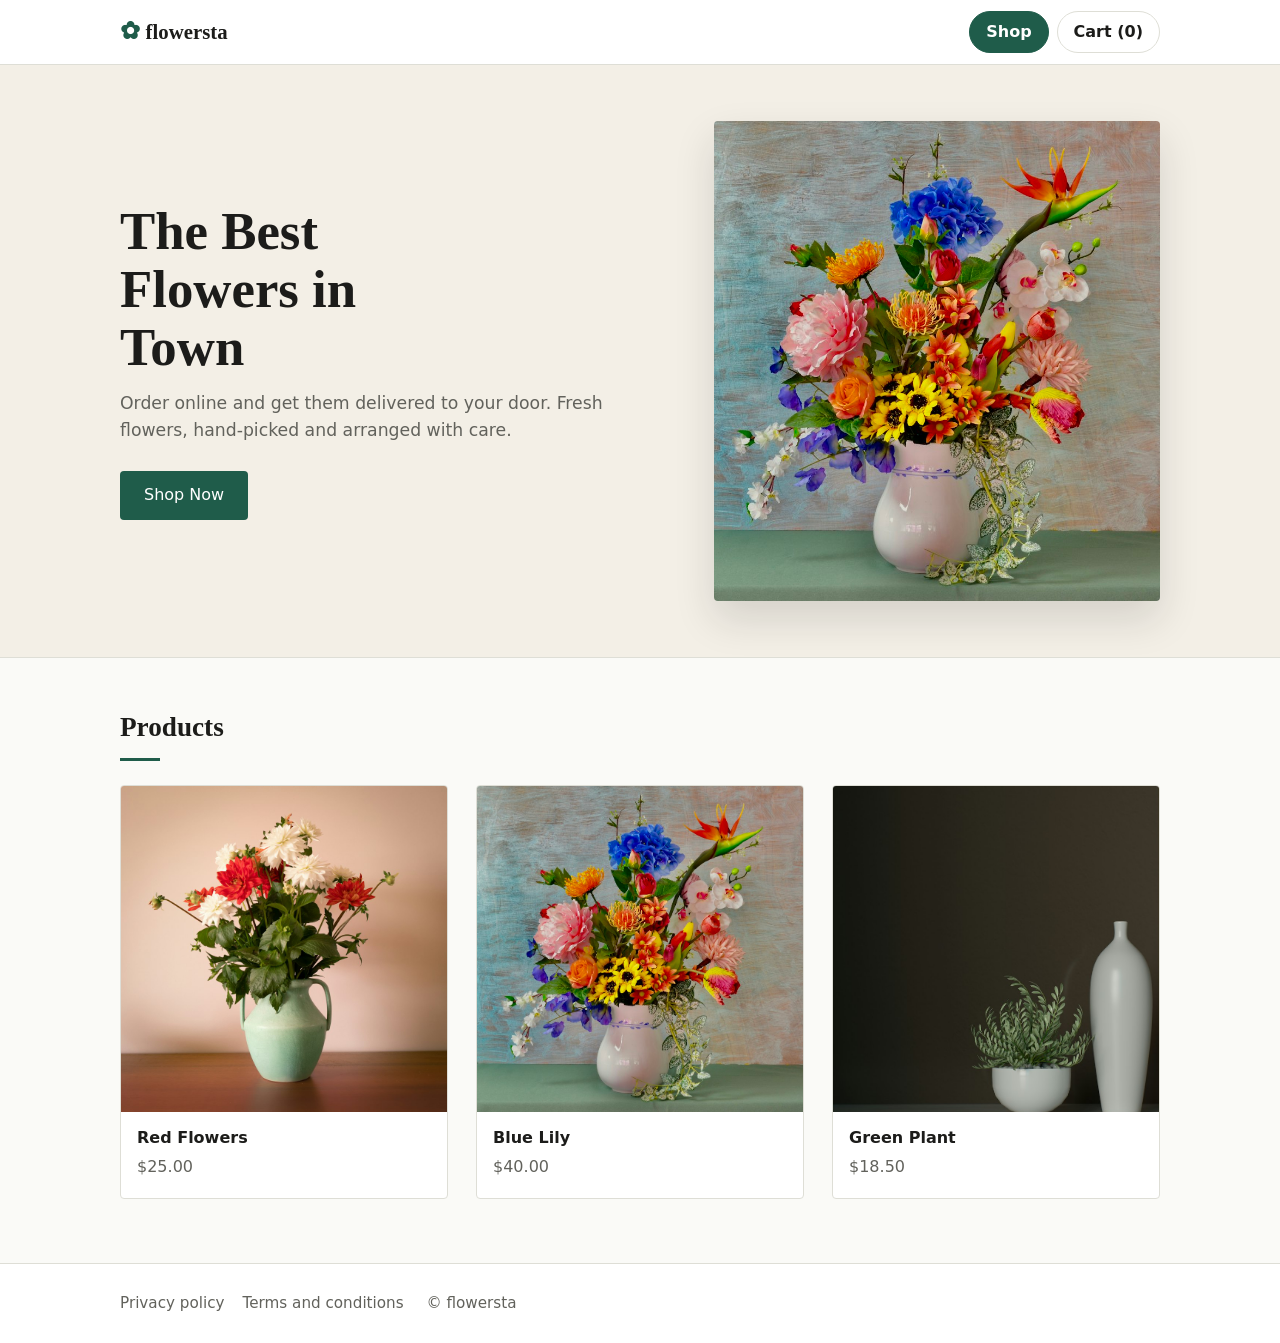
<file: index.html>
<!doctype html>
<html lang="en">
  <head>
    <meta charset="utf-8" />
    <meta name="viewport" content="width=device-width, initial-scale=1" />
    <title>Flowersta | Shop</title>
    <meta
      name="description"
      content="TODO: Selling the best flowers in town."
    />
    <link rel="icon" href="favicon.svg" type="image/svg+xml" />
    <link rel="stylesheet" href="styles.css" />
  </head>
  <body>
    <header class="site">
      <div class="wrap">
        <a class="brand" href="index.html" data-store-name>Flowersta</a>
        <nav>
          <a href="index.html">Shop</a>
          <a href="cart.html">Cart (<span id="cart-count">0</span>)</a>
        </nav>
      </div>
    </header>

    <main>
      <section class="hero">
        <div class="wrap hero-grid">
          <div class="hero-copy">
            <h1>The Best Flowers in Town</h1>
            <p>
              Order online and get them delivered to your door. Fresh flowers,
              hand-picked and arranged with care.
            </p>
            <a class="btn" href="#catalog">Shop Now</a>
          </div>
          <img
            class="hero-img fade"
            src="images/Blue-Lily.jpg"
            alt="Bouquet of blue lilies wrapped in navy paper"
          />
        </div>
      </section>

      <div class="wrap">
        <h2 class="section" id="shop">Products</h2>
        <div class="grid" id="catalog"></div>
      </div>
    </main>

    <footer class="site">
      <div class="wrap">
        <a href="privacy.html">Privacy policy</a
        ><a href="terms.html">Terms and conditions</a>
        <span>&copy; <span data-store-name>Flowersta</span></span>
      </div>
    </footer>

    <script src="products.js"></script>
    <script src="app.js"></script>
  </body>
</html>
</file>
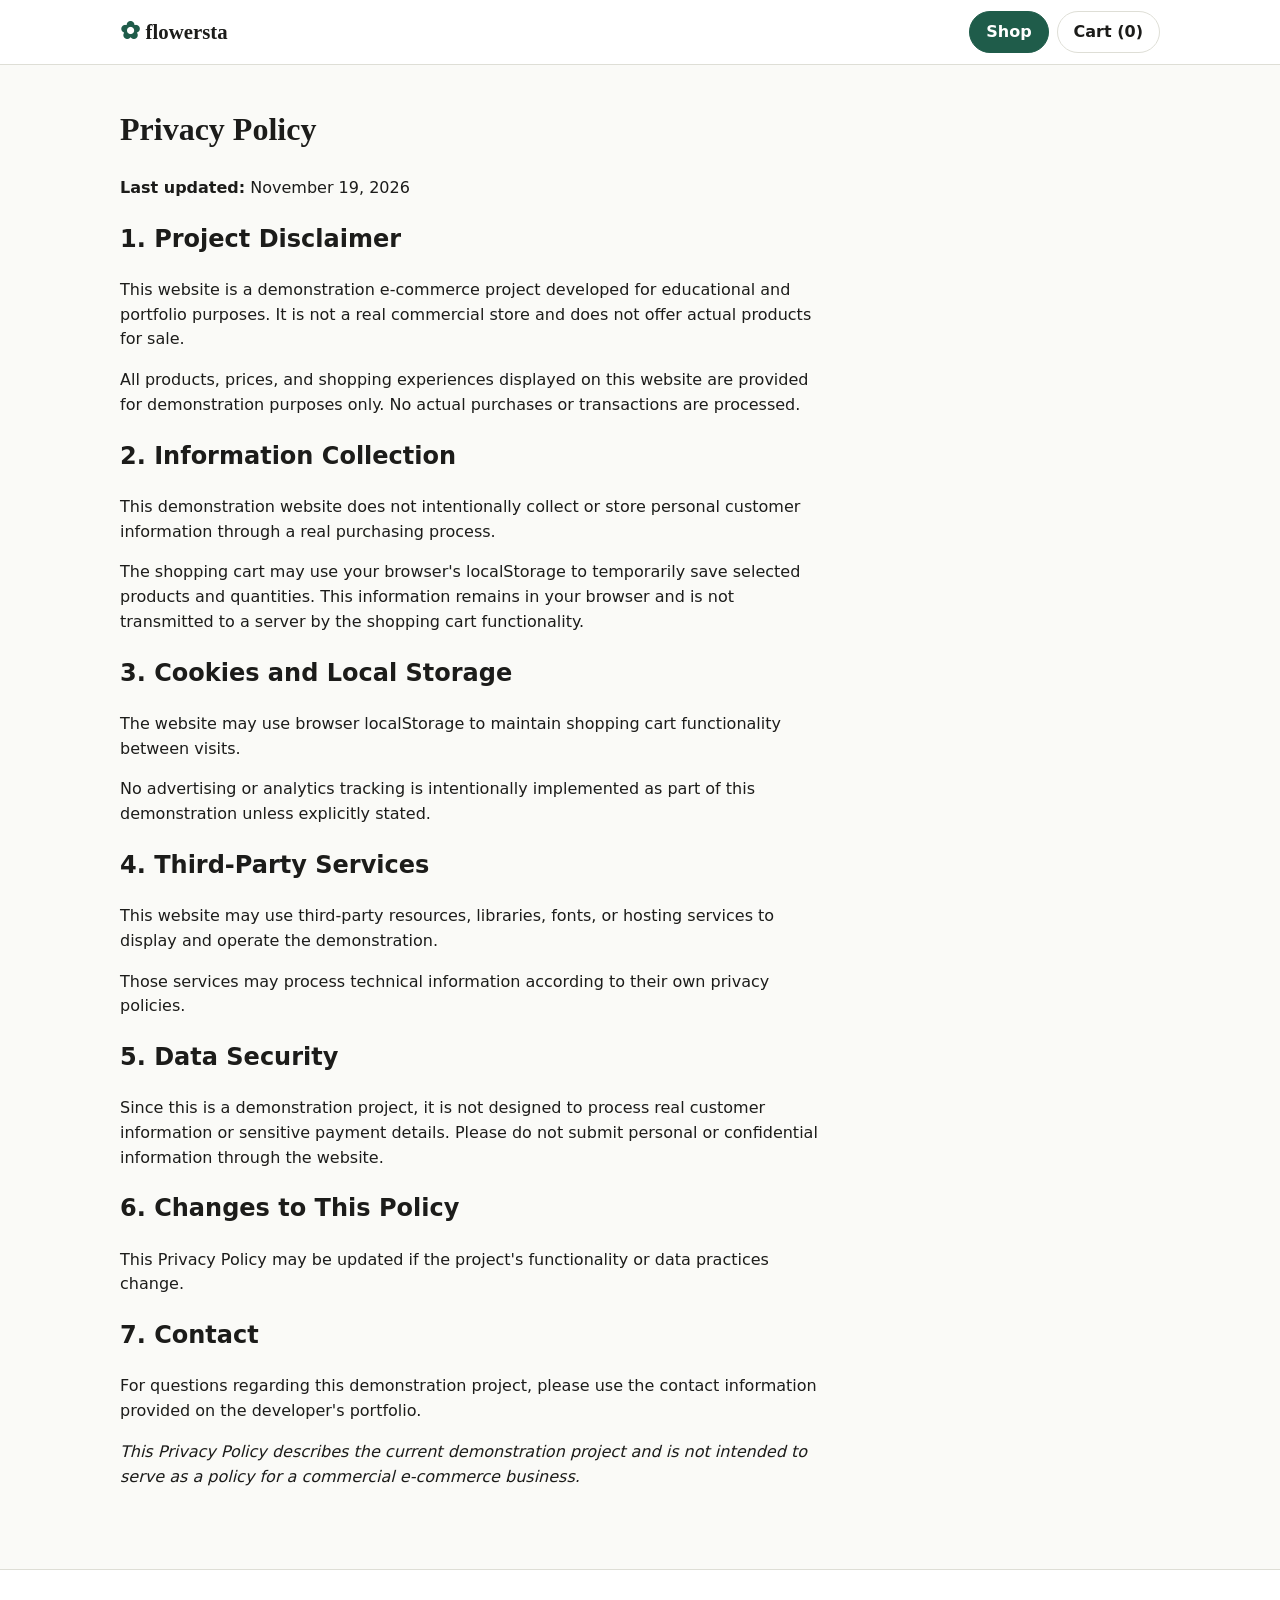
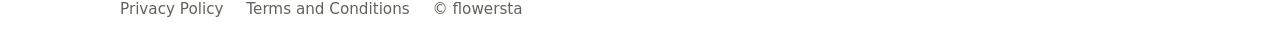
<file: privacy.html>
<!doctype html>
<html lang="en">
  <head>
    <meta charset="utf-8" />
    <meta name="viewport" content="width=device-width, initial-scale=1" />
    <title>Privacy Policy | Demo Store</title>
    <link rel="icon" href="favicon.svg" type="image/svg+xml" />
    <link rel="stylesheet" href="styles.css" />
  </head>
  <body>
    <header class="site">
      <div class="wrap">
        <a class="brand" href="index.html" data-store-name>Store Name</a>
        <nav>
          <a href="index.html">Shop</a>
          <a href="cart.html">Cart (<span id="cart-count">0</span>)</a>
        </nav>
      </div>
    </header>

    <main class="wrap">
      <div class="legal">
        <h1>Privacy Policy</h1>
        <p><strong>Last updated:</strong> November 19, 2026</p>

        <h2>1. Project Disclaimer</h2>
        <p>
          This website is a demonstration e-commerce project developed for
          educational and portfolio purposes. It is not a real commercial store
          and does not offer actual products for sale.
        </p>

        <p>
          All products, prices, and shopping experiences displayed on this
          website are provided for demonstration purposes only. No actual
          purchases or transactions are processed.
        </p>

        <h2>2. Information Collection</h2>
        <p>
          This demonstration website does not intentionally collect or store
          personal customer information through a real purchasing process.
        </p>

        <p>
          The shopping cart may use your browser's localStorage to temporarily
          save selected products and quantities. This information remains in
          your browser and is not transmitted to a server by the shopping cart
          functionality.
        </p>

        <h2>3. Cookies and Local Storage</h2>
        <p>
          The website may use browser localStorage to maintain shopping cart
          functionality between visits.
        </p>

        <p>
          No advertising or analytics tracking is intentionally implemented as
          part of this demonstration unless explicitly stated.
        </p>

        <h2>4. Third-Party Services</h2>
        <p>
          This website may use third-party resources, libraries, fonts, or
          hosting services to display and operate the demonstration.
        </p>

        <p>
          Those services may process technical information according to their
          own privacy policies.
        </p>

        <h2>5. Data Security</h2>
        <p>
          Since this is a demonstration project, it is not designed to process
          real customer information or sensitive payment details. Please do not
          submit personal or confidential information through the website.
        </p>

        <h2>6. Changes to This Policy</h2>
        <p>
          This Privacy Policy may be updated if the project's functionality or
          data practices change.
        </p>

        <h2>7. Contact</h2>
        <p>
          For questions regarding this demonstration project, please use the
          contact information provided on the developer's portfolio.
        </p>

        <p>
          <em>
            This Privacy Policy describes the current demonstration project and
            is not intended to serve as a policy for a commercial e-commerce
            business.
          </em>
        </p>
      </div>
    </main>

    <footer class="site">
      <div class="wrap">
        <a href="privacy.html">Privacy Policy</a>
        <a href="terms.html">Terms and Conditions</a>
        <span>&copy; <span data-store-name>Store Name</span></span>
      </div>
    </footer>

    <script src="products.js"></script>
    <script src="app.js"></script>
  </body>
</html>
</file>
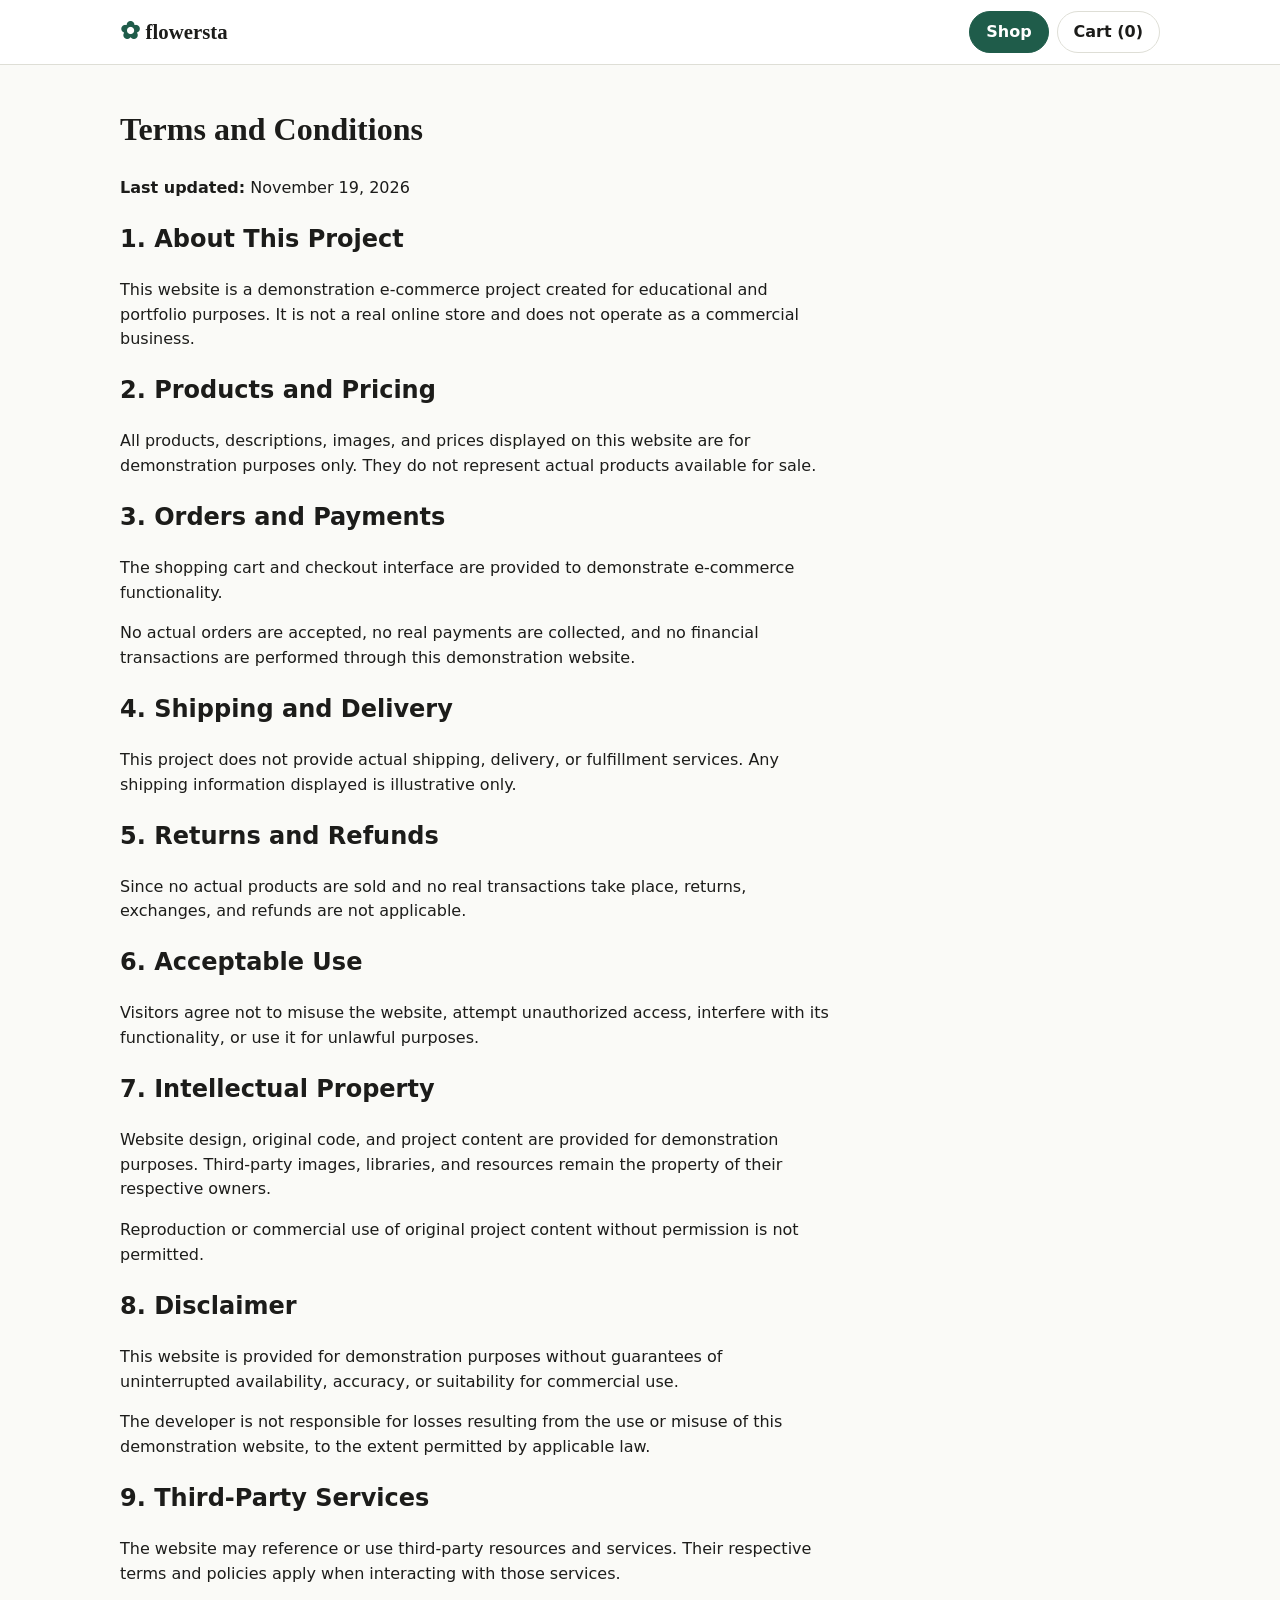
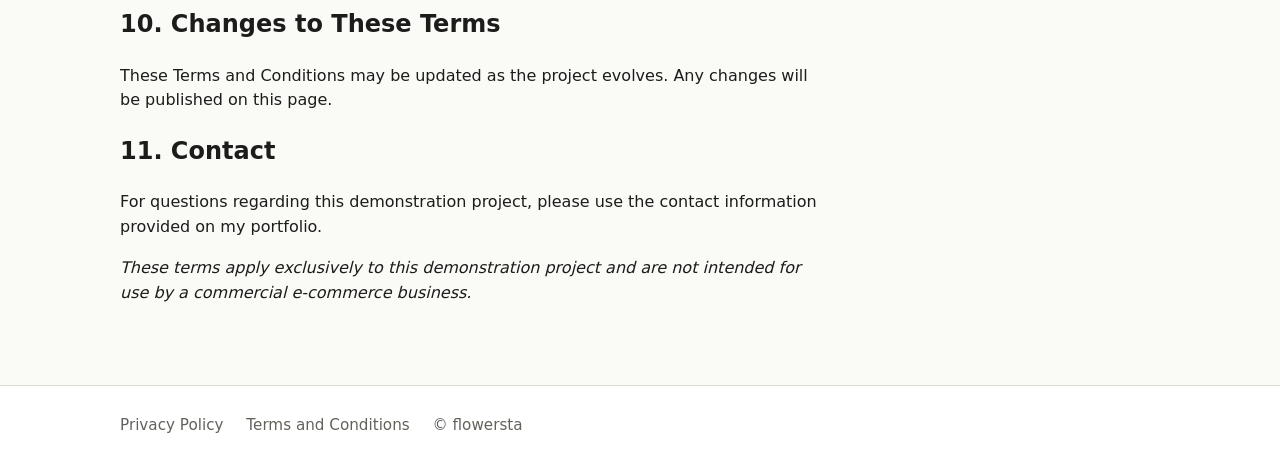
<file: terms.html>
<!doctype html>
<html lang="en">
  <head>
    <meta charset="utf-8" />
    <meta name="viewport" content="width=device-width, initial-scale=1" />
    <title>Terms and Conditions | Demo Store</title>
    <link rel="icon" href="favicon.svg" type="image/svg+xml" />
    <link rel="stylesheet" href="styles.css" />
  </head>
  <body>
    <header class="site">
      <div class="wrap">
        <a class="brand" href="index.html" data-store-name>Store Name</a>
        <nav>
          <a href="index.html">Shop</a>
          <a href="cart.html">Cart (<span id="cart-count">0</span>)</a>
        </nav>
      </div>
    </header>

    <main class="wrap">
      <div class="legal">
        <h1>Terms and Conditions</h1>
        <p><strong>Last updated:</strong> November 19, 2026</p>

        <h2>1. About This Project</h2>
        <p>
          This website is a demonstration e-commerce project created for
          educational and portfolio purposes. It is not a real online store and
          does not operate as a commercial business.
        </p>

        <h2>2. Products and Pricing</h2>
        <p>
          All products, descriptions, images, and prices displayed on this
          website are for demonstration purposes only. They do not represent
          actual products available for sale.
        </p>

        <h2>3. Orders and Payments</h2>
        <p>
          The shopping cart and checkout interface are provided to demonstrate
          e-commerce functionality.
        </p>

        <p>
          No actual orders are accepted, no real payments are collected, and no
          financial transactions are performed through this demonstration
          website.
        </p>

        <h2>4. Shipping and Delivery</h2>
        <p>
          This project does not provide actual shipping, delivery, or
          fulfillment services. Any shipping information displayed is
          illustrative only.
        </p>

        <h2>5. Returns and Refunds</h2>
        <p>
          Since no actual products are sold and no real transactions take place,
          returns, exchanges, and refunds are not applicable.
        </p>

        <h2>6. Acceptable Use</h2>
        <p>
          Visitors agree not to misuse the website, attempt unauthorized access,
          interfere with its functionality, or use it for unlawful purposes.
        </p>

        <h2>7. Intellectual Property</h2>
        <p>
          Website design, original code, and project content are provided for
          demonstration purposes. Third-party images, libraries, and resources
          remain the property of their respective owners.
        </p>

        <p>
          Reproduction or commercial use of original project content without
          permission is not permitted.
        </p>

        <h2>8. Disclaimer</h2>
        <p>
          This website is provided for demonstration purposes without guarantees
          of uninterrupted availability, accuracy, or suitability for commercial
          use.
        </p>

        <p>
          The developer is not responsible for losses resulting from the use or
          misuse of this demonstration website, to the extent permitted by
          applicable law.
        </p>

        <h2>9. Third-Party Services</h2>
        <p>
          The website may reference or use third-party resources and services.
          Their respective terms and policies apply when interacting with those
          services.
        </p>

        <h2>10. Changes to These Terms</h2>
        <p>
          These Terms and Conditions may be updated as the project evolves. Any
          changes will be published on this page.
        </p>

        <h2>11. Contact</h2>
        <p>
          For questions regarding this demonstration project, please use the
          contact information provided on my portfolio.
        </p>

        <p>
          <em>
            These terms apply exclusively to this demonstration project and are
            not intended for use by a commercial e-commerce business.
          </em>
        </p>
      </div>
    </main>

    <footer class="site">
      <div class="wrap">
        <a href="privacy.html">Privacy Policy</a>
        <a href="terms.html">Terms and Conditions</a>
        <span>&copy; <span data-store-name>Flowersta</span></span>
      </div>
    </footer>

    <script src="products.js"></script>
    <script src="app.js"></script>
  </body>
</html>
</file>
<file: styles.css>
:root {
  --bg: #fafaf7;
  --surface: #ffffff;
  --tint: #f3efe6;
  --text: #1c1c1a;
  --muted: #62625c;
  --line: #deded6;
  --accent: #1f5c4a;
  --accent-dark: #16443a;
  --radius: 4px;
  --max: 1080px;
  --serif: "Iowan Old Style", "Palatino Linotype", Palatino, Georgia, serif;
  --ease: cubic-bezier(0.22, 0.61, 0.36, 1);
}

* {
  box-sizing: border-box;
}

html {
  scroll-behavior: smooth;
}

body {
  margin: 0;
  font-family:
    system-ui,
    -apple-system,
    "Segoe UI",
    Roboto,
    sans-serif;
  background: var(--bg);
  color: var(--text);
  line-height: 1.55;
}

a {
  color: inherit;
}

:focus-visible {
  outline: 2px solid var(--accent);
  outline-offset: 2px;
}

.wrap {
  max-width: var(--max);
  margin: 0 auto;
  padding: 0 20px;
}

/* ---------- Motion primitives ---------- */

@keyframes rise {
  from {
    opacity: 0;
    transform: translateY(18px);
  }
  to {
    opacity: 1;
    transform: none;
  }
}

@keyframes bump {
  0% {
    transform: scale(1);
  }
  40% {
    transform: scale(1.45);
  }
  100% {
    transform: scale(1);
  }
}

/* Images fade in once they have loaded (class added by app.js) */
img.fade {
  opacity: 0;
  transform: scale(1.03);
  transition:
    opacity 0.6s var(--ease),
    transform 0.8s var(--ease);
}
img.fade.loaded {
  opacity: 1;
  transform: none;
}

/* ---------- Header ---------- */

header.site {
  position: sticky;
  top: 0;
  z-index: 10;
  border-bottom: 1px solid var(--line);
  background: rgba(255, 255, 255, 0.94);
  backdrop-filter: blur(6px);
  transition: box-shadow 0.25s var(--ease);
}
header.site.scrolled {
  box-shadow: 0 2px 14px rgba(28, 28, 26, 0.07);
}
header.site .wrap {
  display: flex;
  align-items: center;
  justify-content: space-between;
  height: 64px;
}
.brand {
  font-family: var(--serif);
  font-weight: 700;
  font-size: 1.3rem;
  text-decoration: none;
}
.brand::before {
  content: "✿";
  color: var(--accent);
  margin-right: 0.35rem;
  font-size: 1.5rem;
}
header nav {
  display: flex;
  align-items: center;
  gap: 8px;
}
header nav a {
  display: inline-flex;
  align-items: center;
  justify-content: center;
  min-height: 38px;
  padding: 8px 16px;
  border: 1px solid var(--line);
  border-radius: 999px;
  text-decoration: none;
  color: var(--text);
  background: var(--surface);
  font-weight: 600;
  transition:
    background 0.2s var(--ease),
    border-color 0.2s var(--ease),
    color 0.2s var(--ease),
    transform 0.2s var(--ease),
    box-shadow 0.2s var(--ease);
}
header nav a:first-child {
  border-color: var(--accent);
  background: var(--accent);
  color: #fff;
}
header nav a:hover {
  border-color: var(--accent);
  color: var(--accent);
  transform: translateY(-1px);
  box-shadow: 0 5px 14px rgba(31, 92, 74, 0.12);
}
header nav a:first-child:hover {
  border-color: var(--accent-dark);
  background: var(--accent-dark);
  color: #fff;
  box-shadow: 0 6px 16px rgba(31, 92, 74, 0.18);
}
#cart-count {
  display: inline-block;
}
#cart-count.bump {
  animation: bump 0.4s var(--ease);
}

/* ---------- Hero ---------- */

.hero {
  background: var(--tint);
  border-bottom: 1px solid var(--line);
  overflow: hidden;
}
.hero-grid {
  display: grid;
  grid-template-columns: 1.1fr 0.9fr;
  gap: 48px;
  align-items: center;
  padding-top: 56px;
  padding-bottom: 56px;
}
.hero h1 {
  font-family: var(--serif);
  font-size: clamp(2.1rem, 4.6vw, 3.3rem);
  margin: 0 0 14px;
  max-width: 14ch;
  line-height: 1.1;
}
.hero p {
  color: var(--muted);
  max-width: 46ch;
  margin: 0 0 28px;
  font-size: 1.08rem;
}
.hero-copy > * {
  animation: rise 0.7s var(--ease) backwards;
}
.hero-copy > :nth-child(1) {
  animation-delay: 0.05s;
}
.hero-copy > :nth-child(2) {
  animation-delay: 0.18s;
}
.hero-copy > :nth-child(3) {
  animation-delay: 0.3s;
}
.hero-img {
  width: 100%;
  aspect-ratio: 4 / 5;
  max-height: 480px;
  object-fit: cover;
  border-radius: var(--radius);
  background: #e4dfd2;
  box-shadow: 0 18px 40px rgba(28, 28, 26, 0.14);
}

/* ---------- Buttons ---------- */

.btn {
  display: inline-block;
  background: var(--accent);
  color: #fff;
  border: 0;
  padding: 12px 24px;
  border-radius: var(--radius);
  font-size: 1rem;
  cursor: pointer;
  text-decoration: none;
  transition:
    background 0.2s var(--ease),
    transform 0.15s var(--ease),
    box-shadow 0.2s var(--ease);
}
.btn:hover {
  background: var(--accent-dark);
  transform: translateY(-1px);
  box-shadow: 0 8px 16px rgba(31, 92, 74, 0.22);
}
.btn:active {
  transform: translateY(0);
  box-shadow: none;
}
.btn.done {
  background: #2d7a5c;
}
.btn.secondary {
  background: transparent;
  color: var(--text);
  border: 1px solid var(--line);
}
.btn.secondary:hover {
  background: var(--bg);
  box-shadow: none;
}

/* ---------- Catalog ---------- */

h2.section {
  font-family: var(--serif);
  font-size: 1.7rem;
  margin: 48px 0 24px;
}
h2.section::after {
  content: "";
  display: block;
  width: 40px;
  height: 3px;
  background: var(--accent);
  margin-top: 10px;
}

.grid {
  display: grid;
  grid-template-columns: repeat(auto-fill, minmax(240px, 1fr));
  gap: 28px;
  padding-bottom: 64px;
}
.card {
  background: var(--surface);
  border: 1px solid var(--line);
  border-radius: var(--radius);
  overflow: hidden;
  text-decoration: none;
  display: block;
  transition:
    transform 0.28s var(--ease),
    box-shadow 0.28s var(--ease),
    border-color 0.28s var(--ease);
  animation: rise 0.6s var(--ease) backwards;
  animation-delay: calc(var(--i, 0) * 90ms);
}
.card:hover {
  transform: translateY(-5px);
  border-color: #c9c9bd;
  box-shadow: 0 14px 28px rgba(28, 28, 26, 0.1);
}
.card .img {
  aspect-ratio: 1 / 1;
  background: #ecece5;
  display: block;
  width: 100%;
  object-fit: cover;
}
.card .img.fade {
  transition:
    opacity 0.6s var(--ease),
    transform 0.6s var(--ease);
}
.card:hover .img.loaded {
  transform: scale(1.05);
}
.card .body {
  padding: 14px 16px 18px;
}
.card .name {
  font-weight: 600;
  margin: 0 0 4px;
}
.card .price {
  color: var(--muted);
  margin: 0;
}

/* ---------- Product page ---------- */

.product {
  display: grid;
  grid-template-columns: 1fr 1fr;
  gap: 44px;
  padding: 44px 0 72px;
}
.product > div {
  animation: rise 0.6s var(--ease) 0.1s backwards;
}
.product img {
  width: 100%;
  border-radius: var(--radius);
  background: #ecece5;
  aspect-ratio: 1 / 1;
  object-fit: cover;
}
.product h1 {
  font-family: var(--serif);
  font-size: 2rem;
  margin: 0 0 8px;
}
.product .price {
  font-size: 1.3rem;
  margin: 0 0 16px;
}
label {
  display: block;
  font-weight: 600;
  margin: 16px 0 6px;
}
select,
input[type="number"] {
  padding: 10px 12px;
  border: 1px solid var(--line);
  border-radius: var(--radius);
  font-size: 1rem;
  background: var(--surface);
  transition:
    border-color 0.2s var(--ease),
    box-shadow 0.2s var(--ease);
}
select:hover,
input[type="number"]:hover {
  border-color: #b9b9ad;
}
select:focus,
input[type="number"]:focus {
  outline: none;
  border-color: var(--accent);
  box-shadow: 0 0 0 3px rgba(31, 92, 74, 0.15);
}

/* ---------- Cart ---------- */

table.cart {
  width: 100%;
  border-collapse: collapse;
  margin: 24px 0;
}
table.cart th,
table.cart td {
  text-align: left;
  padding: 14px 8px;
  border-bottom: 1px solid var(--line);
  vertical-align: middle;
}
table.cart tbody tr {
  transition:
    opacity 0.22s var(--ease),
    transform 0.22s var(--ease);
}
table.cart tbody tr.removing {
  opacity: 0;
  transform: translateX(14px);
}
table.cart img {
  width: 64px;
  height: 64px;
  object-fit: cover;
  border-radius: var(--radius);
  background: #ecece5;
}
.linkbtn {
  background: none;
  border: 0;
  color: var(--muted);
  text-decoration: underline;
  cursor: pointer;
  font-size: 0.95rem;
  transition: color 0.2s var(--ease);
}
.linkbtn:hover {
  color: #9b2c2c;
}
.summary {
  text-align: right;
  padding-bottom: 64px;
}
.summary .total {
  font-size: 1.3rem;
  font-weight: 700;
  margin-bottom: 8px;
}
.note {
  color: var(--muted);
  font-size: 0.95rem;
}

/* ---------- Legal pages ---------- */

.legal {
  max-width: 70ch;
  padding: 40px 0 64px;
}
.legal h1 {
  font-family: var(--serif);
  margin-top: 0;
}
.todo {
  background: #fff6d6;
  border: 1px solid #e6d58a;
  padding: 10px 14px;
  border-radius: var(--radius);
  margin: 16px 0;
}

/* ---------- Footer ---------- */

footer.site {
  border-top: 1px solid var(--line);
  padding: 28px 0;
  color: var(--muted);
  font-size: 0.95rem;
  background: var(--surface);
}
footer.site a {
  margin-right: 18px;
  text-decoration: none;
  transition: color 0.2s var(--ease);
}
footer.site a:hover {
  color: var(--text);
  text-decoration: underline;
}

/* ---------- Responsive ---------- */

@media (max-width: 720px) {
  .hero-grid {
    grid-template-columns: 1fr;
    gap: 28px;
    padding-top: 40px;
    padding-bottom: 40px;
  }
  .hero-img {
    aspect-ratio: 4 / 3;
    max-height: 320px;
  }
  .product {
    grid-template-columns: 1fr;
  }
}

/* ---------- Respect reduced-motion settings ---------- */

@media (prefers-reduced-motion: reduce) {
  html {
    scroll-behavior: auto;
  }
  *,
  *::before,
  *::after {
    animation: none !important;
    transition: none !important;
  }
  img.fade {
    opacity: 1;
    transform: none;
  }
}
</file>
